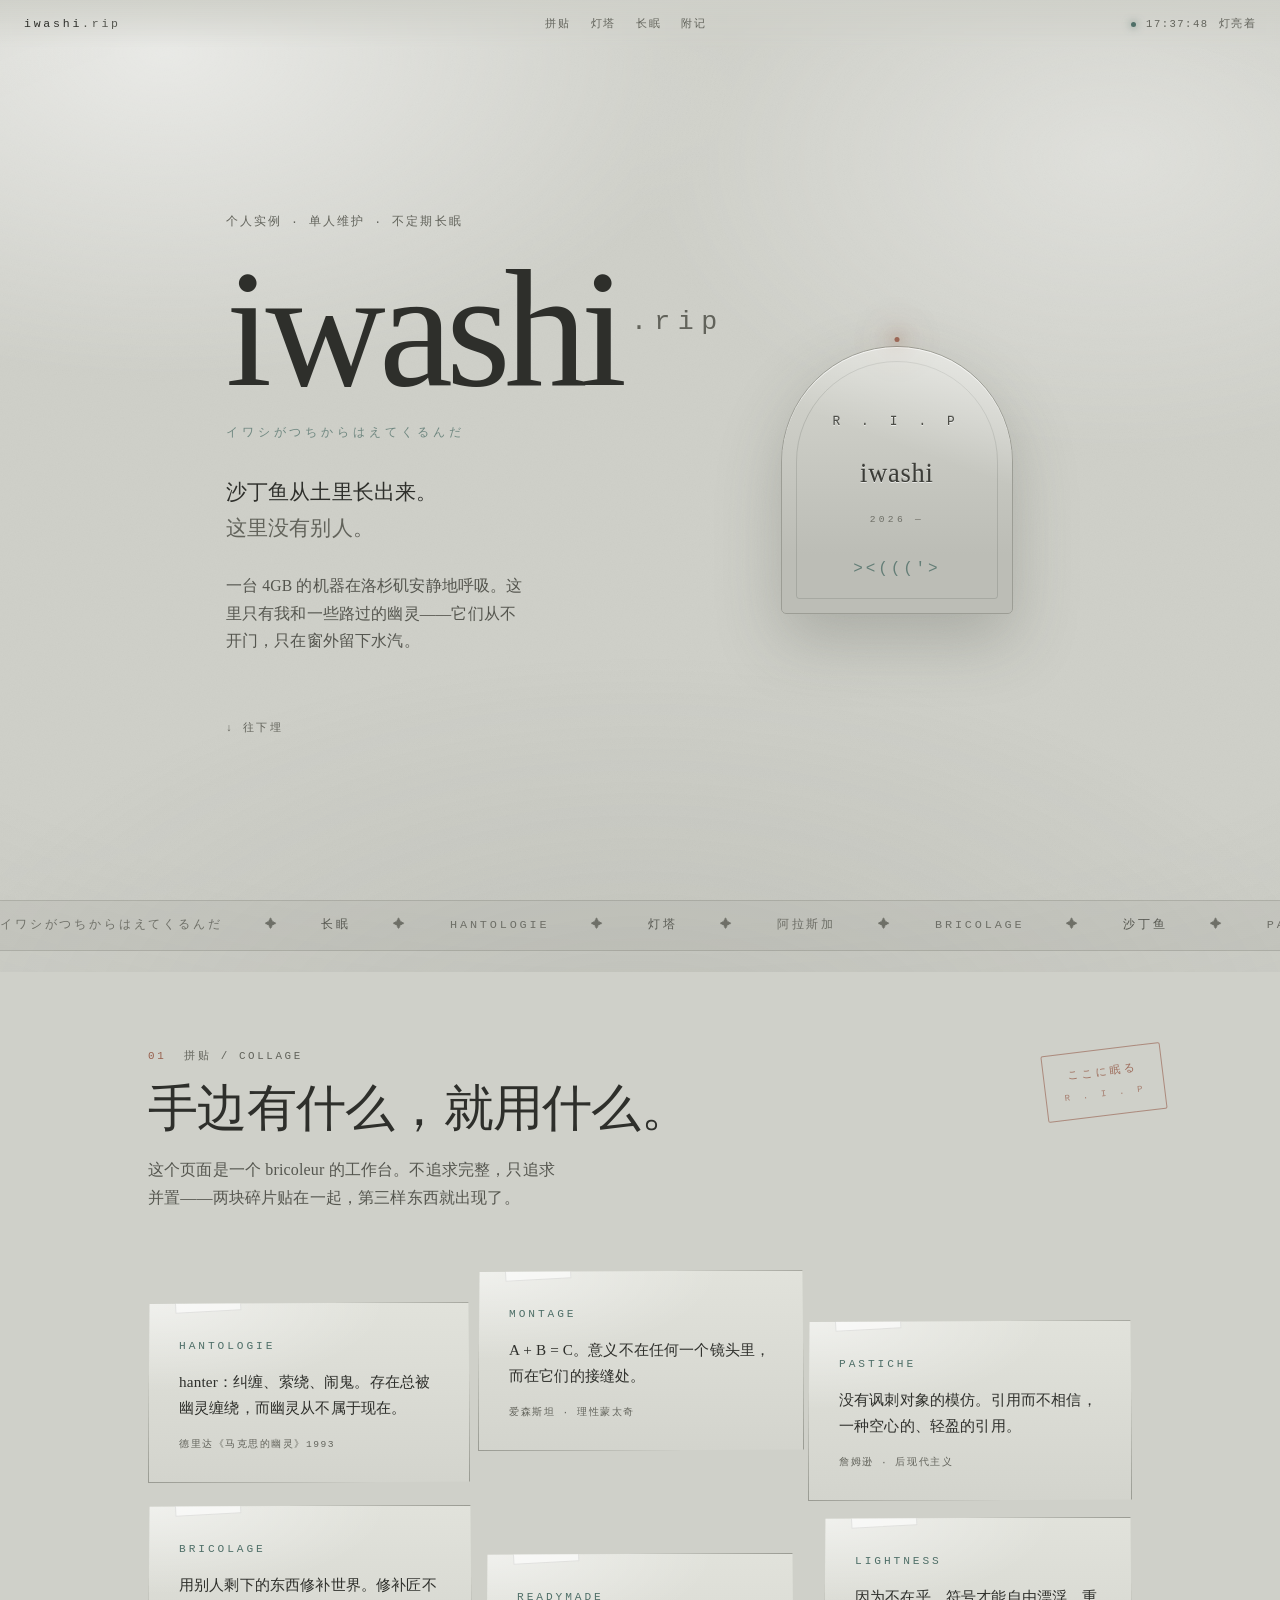
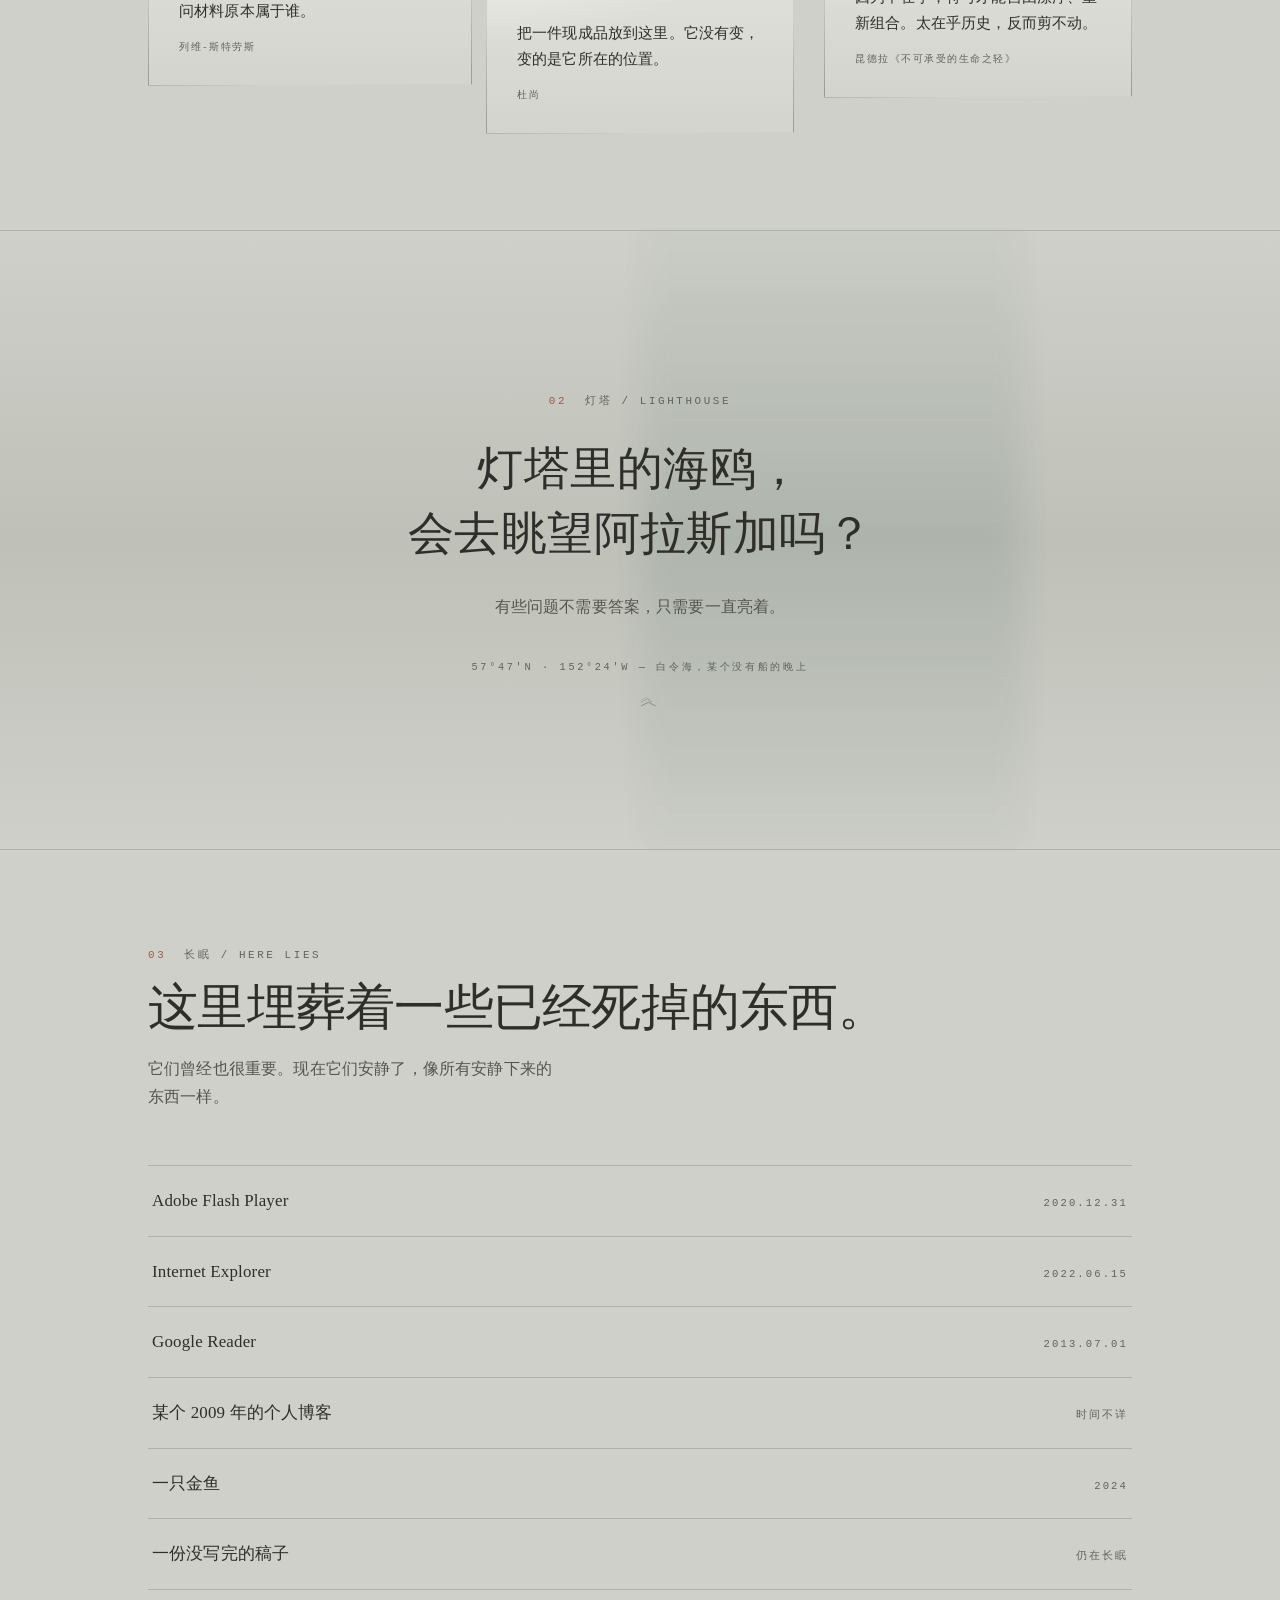
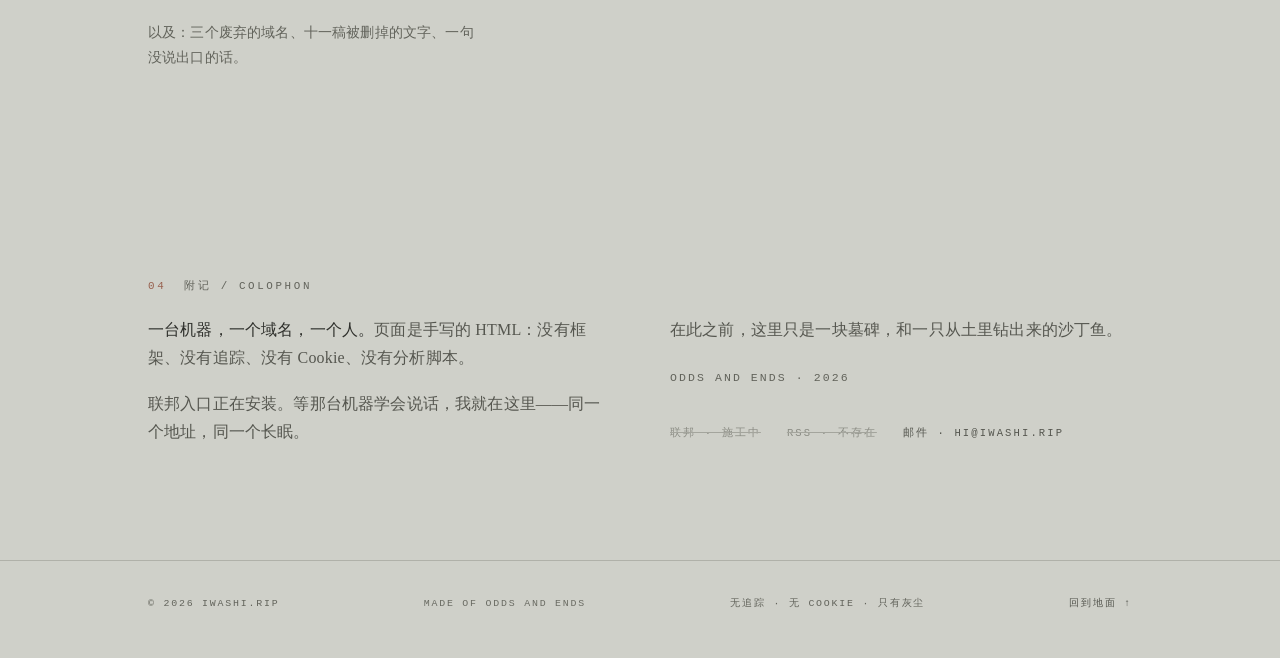
<file: deploy/apex/index.html>
<!doctype html>
<html lang="zh-CN">
<head>
<meta charset="utf-8">
<meta name="viewport" content="width=device-width, initial-scale=1">
<title>iwashi.rip — 沙丁鱼从土里长出来</title>
<meta name="description" content="一个安静的个人角落。长眠、幽灵学、拼贴，以及从土里长出来的沙丁鱼。">
<meta name="theme-color" content="#cfd0c9">
<meta property="og:title" content="iwashi.rip">
<meta property="og:description" content="沙丁鱼从土里长出来。这里没有别人。">
<link rel="icon" href="data:image/svg+xml,%3Csvg xmlns='http://www.w3.org/2000/svg' viewBox='0 0 64 64'%3E%3Crect width='64' height='64' fill='%230a0b0b'/%3E%3Cpath d='M16 56V30a16 16 0 0 1 32 0v26z' fill='none' stroke='%23d9d5cc' stroke-width='2'/%3E%3Ctext x='32' y='41' font-family='monospace' font-size='11' fill='%23d9d5cc' text-anchor='middle'%3ERIP%3C/text%3E%3C/svg%3E">
<style>
  :root{
    --bg:#cfd0c9;
    --bg-2:#c7c8c1;
    --ink:#2e2f2b;
    --ink-dim:#55564f;
    --muted:#62635b;
    --line:#9c9d95;
    --line-soft:#b0b1a9;
    --sea:#4f6f68;
    --rust:#8a4530;
    --serif:"Iowan Old Style","Palatino Linotype","Songti SC","Noto Serif CJK SC","Source Han Serif SC",Georgia,serif;
    --mono:"JetBrains Mono","Cascadia Code",ui-monospace,SFMono-Regular,Consolas,monospace;
  }
  *{box-sizing:border-box}
  html{scroll-behavior:smooth}
  body{
    margin:0;
    background:var(--bg);
    color:var(--ink);
    font-family:var(--serif);
    font-size:16px;
    line-height:1.75;
    letter-spacing:.01em;
    -webkit-font-smoothing:antialiased;
    overflow-x:hidden;
  }
  body::before{
    content:"";
    position:fixed; inset:0; z-index:0; pointer-events:none;
    background-image:url("data:image/svg+xml;utf8,<svg xmlns='http://www.w3.org/2000/svg' width='180' height='180'><filter id='n'><feTurbulence type='fractalNoise' baseFrequency='0.85' numOctaves='3' stitchTiles='stitch'/><feColorMatrix type='saturate' values='0'/></filter><rect width='180' height='180' filter='url(%23n)' opacity='0.55'/></svg>");
    opacity:.07;
    mix-blend-mode:multiply;
  }
  body::after{
    content:""; position:fixed; inset:-8%; z-index:0; pointer-events:none;
    background:
      radial-gradient(55% 45% at 18% 12%,rgba(255,255,255,.55),transparent 70%),
      radial-gradient(45% 40% at 82% 22%,rgba(255,255,255,.35),transparent 72%),
      radial-gradient(70% 55% at 50% 108%,rgba(110,112,105,.14),transparent 70%),
      radial-gradient(140% 100% at 50% 50%,transparent 45%,rgba(96,98,92,.16) 100%);
    animation:fogdrift 64s ease-in-out infinite alternate;
  }
  @keyframes fogdrift{from{transform:translate3d(-1.5%,-.8%,0) scale(1.02)}to{transform:translate3d(1.5%,1%,0) scale(1.06)}}
  a{color:var(--ink-dim); text-decoration:none; border-bottom:1px solid var(--line); transition:color .4s,border-color .4s}
  a:hover{color:var(--ink); border-color:var(--muted)}
  ::selection{background:var(--ink); color:var(--bg)}
  .wrap{max-width:1040px; margin:0 auto; padding:0 28px; position:relative; z-index:2}
  .mono{font-family:var(--mono); font-size:.72rem; letter-spacing:.18em; text-transform:uppercase; color:var(--muted)}

  /* ---------- top bar ---------- */
  .topbar{
    position:fixed; top:0; left:0; right:0; z-index:20;
    display:flex; align-items:center; justify-content:space-between;
    padding:14px 24px;
    background:linear-gradient(180deg,rgba(207,208,201,.94),rgba(207,208,201,0));
    backdrop-filter:blur(6px);
  }
  .topbar .brand{font-family:var(--mono); font-size:.72rem; letter-spacing:.24em; color:var(--ink-dim)}
  .topbar .brand b{color:var(--ink); font-weight:400}
  .navlinks{display:flex; gap:20px; font-family:var(--mono); font-size:.66rem; letter-spacing:.16em; text-transform:uppercase}
  .navlinks a{border:0; color:var(--muted)}
  .navlinks a:hover{color:var(--ink)}
  .status{display:flex; align-items:center; gap:10px; font-family:var(--mono); font-size:.66rem; letter-spacing:.14em; color:var(--muted)}
  .dot{width:5px;height:5px;border-radius:50%;background:var(--sea); box-shadow:0 0 8px var(--sea); animation:pulse 4s ease-in-out infinite}
  @keyframes pulse{0%,100%{opacity:.35}50%{opacity:1}}

  /* ---------- hero ---------- */
  .hero{min-height:100svh; display:flex; align-items:center; padding:120px 0 60px}
  .hero-grid{display:grid; grid-template-columns:1.55fr .85fr; gap:56px; align-items:center; width:100%}
  .eyebrow{color:var(--muted); margin-bottom:26px}
  h1.wordmark{
    margin:0; font-weight:400; line-height:.86;
    font-size:clamp(4.2rem,13vw,10.5rem);
    letter-spacing:-.04em;
  }
  h1.wordmark .tld{font-family:var(--mono); font-size:.16em; letter-spacing:.28em; color:var(--muted); margin-left:.4em; vertical-align:super}
  .jp{margin:22px 0 0; font-family:var(--mono); font-size:.72rem; letter-spacing:.34em; color:var(--sea); opacity:.75}
  .lede{margin:30px 0 0; font-size:clamp(1.05rem,2.2vw,1.3rem); color:var(--ink); max-width:30ch}
  .lede .dim{color:var(--muted)}
  .sub{margin:26px 0 0; color:var(--ink-dim); max-width:38ch; font-size:.98rem}
  .scroll-cue{margin-top:64px; font-family:var(--mono); font-size:.66rem; letter-spacing:.22em; color:var(--muted)}
  .scroll-cue span{display:inline-block; animation:drift 3.6s ease-in-out infinite}
  @keyframes drift{0%,100%{transform:translateY(0)}50%{transform:translateY(6px)}}

  /* ---------- tombstone ---------- */
  .tombwrap{display:flex; justify-content:center}
  .tomb{
    position:relative; width:100%; max-width:280px;
    padding:64px 26px 30px;
    background:linear-gradient(180deg,#d5d6cf,#bcbdb6 78%);
    border:1px solid var(--line);
    border-radius:140px 140px 6px 6px;
    box-shadow:0 26px 64px rgba(70,72,66,.26), inset 0 1px 0 rgba(255,255,255,.65);
    text-align:center;
    transform:translateY(0);
  }
  .tomb::after{content:""; position:absolute; inset:0; border-radius:inherit; background:linear-gradient(200deg,rgba(255,255,255,.5),transparent 40%); pointer-events:none}
  .tomb pre{margin:0; font-family:var(--mono); font-size:.68rem; line-height:1.9; color:var(--ink-dim); letter-spacing:.08em; text-shadow:0 1px 0 rgba(0,0,0,.9),0 -1px 0 rgba(255,255,255,.04)}
  .tomb .fish{color:var(--sea); opacity:.7; letter-spacing:.3em; font-size:.9rem; margin-top:14px; display:block}
  .candle{position:absolute; left:50%; top:-10px; width:5px; height:5px; border-radius:50%; transform:translateX(-50%); background:var(--rust); box-shadow:0 0 16px 5px rgba(138,69,48,.3),0 0 44px 16px rgba(138,69,48,.1); opacity:.75; animation:flicker 3.4s ease-in-out infinite}
  @keyframes flicker{0%,100%{opacity:.45; box-shadow:0 0 12px 3px rgba(138,69,48,.24),0 0 34px 10px rgba(138,69,48,.07)}50%{opacity:.9; box-shadow:0 0 22px 8px rgba(138,69,48,.4),0 0 60px 22px rgba(138,69,48,.13)}}

  .tomb::before{content:""; position:absolute; inset:14px; border:1px solid rgba(60,62,58,.16); border-radius:130px 130px 4px 4px; pointer-events:none}
  .engrave{display:flex; flex-direction:column; align-items:center; gap:16px; position:relative; z-index:1}
  .engrave .rip{font-family:var(--mono); font-size:.8rem; letter-spacing:.52em; color:#4b4c46; text-shadow:0 1px 0 rgba(255,255,255,.6), 0 -1px 0 rgba(0,0,0,.15)}
  .engrave .name2{font-family:var(--serif); font-size:1.65rem; letter-spacing:.03em; color:#3b3c37; text-shadow:0 1px 0 rgba(255,255,255,.6), 0 -1px 0 rgba(0,0,0,.15)}
  .engrave .dates{font-family:var(--mono); font-size:.6rem; letter-spacing:.34em; color:#6e6f67}
  .engrave .fish{margin-top:10px; font-family:var(--mono); font-size:1rem; letter-spacing:.18em; color:var(--sea); opacity:.8}

  /* ---------- marquee ---------- */
  .marquee{border-top:1px solid var(--line-soft); border-bottom:1px solid var(--line-soft); overflow:hidden; padding:14px 0; background:var(--bg-2)}
  .marquee-track{display:flex; gap:42px; width:max-content; animation:marquee 42s linear infinite; font-family:var(--mono); font-size:.74rem; letter-spacing:.24em; color:#6f7068; text-transform:uppercase; white-space:nowrap}
  .marquee-track em{font-style:normal; color:var(--ink-dim)}
  @keyframes marquee{from{transform:translateX(0)}to{transform:translateX(-50%)}}

  /* ---------- sections ---------- */
  section{padding:96px 0; position:relative}
  .sec-head{display:flex; align-items:baseline; gap:18px; margin-bottom:14px}
  .sec-head .num{font-family:var(--mono); font-size:.68rem; letter-spacing:.24em; color:var(--rust); opacity:.8}
  .sec-head .name{font-family:var(--mono); font-size:.68rem; letter-spacing:.24em; color:var(--muted); text-transform:uppercase}
  .sec-intro{max-width:52ch; color:var(--ink-dim)}
  h2{font-weight:400; font-size:clamp(1.9rem,4.6vw,3.1rem); line-height:1.18; letter-spacing:-.015em; margin:0 0 18px}

  /* ---------- collage ---------- */
  .collage{display:grid; grid-template-columns:repeat(3,1fr); gap:30px; margin-top:64px; align-items:start}
  .scrap{
    position:relative; padding:34px 30px 28px;
    background:
      radial-gradient(120% 80% at 0% 0%,rgba(255,255,255,.5),transparent 62%),
      linear-gradient(180deg,#e1e2db,#d3d4cd);
    border:1px solid #9a9b93;
    box-shadow:0 16px 36px rgba(70,72,66,.26);
    transform:rotate(var(--r,-1deg));
    clip-path:polygon(.5% 1%,99.5% 0,100% 99.2%,0 100%);
    transition:transform .6s cubic-bezier(.2,.7,.2,1), border-color .6s, background .6s, clip-path .6s;
    z-index:1;
  }
  .scrap:nth-child(1){--r:-1.4deg; margin-top:26px; margin-right:-14px}
  .scrap:nth-child(2){--r:.8deg; margin-top:-6px; margin-left:-8px; margin-right:-10px; z-index:2}
  .scrap:nth-child(3){--r:-.7deg; margin-top:44px; margin-left:-16px}
  .scrap:nth-child(4){--r:1.2deg; margin-top:-26px; margin-right:-16px; z-index:2}
  .scrap:nth-child(5){--r:-1deg; margin-top:22px}
  .scrap:nth-child(6){--r:.6deg; margin-top:-14px}
  .scrap::before{
    content:""; position:absolute; top:-9px; left:26px; width:64px; height:16px;
    background:rgba(255,255,255,.6); border:1px solid rgba(120,122,115,.18);
    transform:rotate(-3deg);
  }
  .scrap:hover{transform:rotate(0) translateY(-8px); border-color:#8f9088; z-index:3; clip-path:polygon(0 0,100% 0,100% 100%,0 100%)}
  .stamp{
    position:absolute; right:-4px; top:2px; padding:12px 18px;
    font-family:var(--mono); font-size:.68rem; letter-spacing:.3em; line-height:1.9;
    color:rgba(138,69,48,.72); border:1px solid rgba(138,69,48,.5); border-radius:2px;
    transform:rotate(-7deg); text-align:center; pointer-events:none;
  }
  .stamp span{font-size:.56rem; letter-spacing:.42em; opacity:.8}
  @media (max-width:860px){ .stamp{display:none} }

  .scrap h3{margin:0 0 12px; font-family:var(--mono); font-size:.7rem; letter-spacing:.26em; color:var(--sea); text-transform:uppercase; font-weight:400}
  .scrap p{margin:0; font-size:.95rem; color:var(--ink); line-height:1.72}
  .scrap .src{display:block; margin-top:16px; font-family:var(--mono); font-size:.6rem; letter-spacing:.16em; color:var(--muted); text-transform:uppercase}

  /* ---------- lighthouse ---------- */
  .lighthouse{padding:150px 0 150px; min-height:620px; display:flex; align-items:center; overflow:hidden; text-align:center; border-top:1px solid var(--line-soft); border-bottom:1px solid var(--line-soft); background:linear-gradient(180deg,var(--bg),#bfc0b8 50%,var(--bg))}
  .beam{
    position:absolute; left:50%; bottom:-10%; width:30%; height:135%;
    transform-origin:50% 100%;
    background:linear-gradient(180deg,rgba(79,111,104,0) 0%,rgba(79,111,104,.05) 22%,rgba(79,111,104,.16) 55%,rgba(79,111,104,.05) 88%,rgba(79,111,104,0) 100%);
    filter:blur(16px); pointer-events:none; opacity:.9;
    animation:sway 16s ease-in-out infinite;
  }
  @keyframes sway{0%,100%{transform:translateX(-50%) rotate(-15deg)}50%{transform:translateX(-50%) rotate(15deg)}}
  .lh-inner{position:relative; z-index:1}
  .lh-q{font-size:clamp(1.7rem,4.2vw,2.9rem); line-height:1.4; margin:26px auto 0; max-width:22ch; font-weight:400; letter-spacing:.01em}
  .lh-sub{color:var(--ink-dim); margin-top:26px}
  .coords{margin-top:38px; color:var(--muted); font-family:var(--mono); font-size:.64rem; letter-spacing:.26em; text-transform:uppercase}
  .gull{position:absolute; color:rgba(58,60,55,.4); font-size:1.1rem; font-family:var(--mono); animation:fly 38s linear infinite}
  .gull.g2{animation-duration:52s; animation-delay:-14s; color:rgba(58,60,55,.28); font-size:.9rem}
  .gull.g3{animation-duration:64s; animation-delay:-30s; color:rgba(58,60,55,.2); font-size:.8rem}
  @keyframes fly{0%{transform:translate(-12vw,0); opacity:0}12%{opacity:1}88%{opacity:1}100%{transform:translate(112vw,-40px); opacity:0}}

  /* ---------- here lies ---------- */
  .lies{margin-top:54px; border-top:1px solid var(--line-soft)}
  .lie{
    display:grid; grid-template-columns:1fr auto; align-items:baseline; gap:20px;
    padding:20px 4px; border-bottom:1px solid var(--line-soft);
    position:relative; cursor:default;
  }
  .lie .what{font-size:1.06rem; color:var(--ink); transition:color .5s,letter-spacing .5s}
  .lie .when{font-family:var(--mono); font-size:.66rem; letter-spacing:.2em; color:var(--muted)}
  .lie::after{
    content:"R . I . P"; position:absolute; right:0; top:50%; translate:0 -50%;
    font-family:var(--mono); font-size:.62rem; letter-spacing:.3em; color:var(--rust);
    opacity:0; transform:rotate(-6deg) scale(.9); transition:opacity .45s,transform .45s;
    border:1px solid rgba(138,69,48,.5); padding:4px 8px; border-radius:2px;
  }
  .lie:hover .what{color:var(--ink-dim)}
  .lie:hover::after{opacity:1; transform:rotate(-6deg) scale(1)}
  .lies-note{margin-top:30px; color:var(--muted); font-size:.9rem; max-width:46ch}

  /* ---------- about ---------- */
  .about-grid{display:grid; grid-template-columns:1fr 1fr; gap:60px; margin-top:20px}
  .about-grid p{margin:0 0 18px; color:var(--ink-dim)}
  .about-grid p strong{color:var(--ink); font-weight:400}
  .links{list-style:none; padding:0; margin:34px 0 0; display:flex; flex-wrap:wrap; gap:10px 26px}
  .links li{font-family:var(--mono); font-size:.66rem; letter-spacing:.2em; text-transform:uppercase; color:var(--muted)}
  .links li a{border:0}
  .links li.soon{color:#8a8b83; cursor:not-allowed; text-decoration:line-through; text-decoration-color:#a4a59d}

  /* ---------- footer ---------- */
  footer{border-top:1px solid var(--line-soft); padding:34px 0 46px; background:var(--bg)}
  .foot{display:flex; flex-wrap:wrap; gap:14px 30px; align-items:baseline; justify-content:space-between; font-family:var(--mono); font-size:.62rem; letter-spacing:.18em; text-transform:uppercase; color:var(--muted)}
  .foot .mid{color:#6a6b63}
  .ghost{
    position:fixed; left:0; top:0; z-index:30; pointer-events:none;
    font-family:var(--mono); font-size:.7rem; letter-spacing:.3em;
    color:#4a4b45; mix-blend-mode:multiply; opacity:0; white-space:nowrap;
    will-change:transform;
  }

  .progress{position:fixed; top:0; left:0; height:1px; width:0; z-index:40; background:linear-gradient(90deg,rgba(138,69,48,.1),var(--rust)); box-shadow:0 0 12px rgba(138,69,48,.5); transition:width .15s linear}
  .reveal{opacity:0; transform:translateY(16px); transition:opacity 1s ease, transform 1s cubic-bezier(.2,.7,.2,1)}
  .reveal.in{opacity:1; transform:none}

  @media (max-width:860px){
    .hero-grid{grid-template-columns:1fr; gap:44px}
    .tombwrap{justify-content:flex-start}
    .collage{grid-template-columns:1fr 1fr}
    .scrap:nth-child(n){margin-top:0}
    .about-grid{grid-template-columns:1fr; gap:24px}
    .navlinks{display:none}
    section{padding:80px 0}
    .lie::after{display:none}
  }
  @media (max-width:560px){
    .collage{grid-template-columns:1fr}
    .wrap{padding:0 20px}
    .ghost{display:none}
  }
  @media (prefers-reduced-motion:reduce){
    html{scroll-behavior:auto}
    *,*::before,*::after{animation-duration:.001ms!important; animation-iteration-count:1!important; transition-duration:.001ms!important}
    .beam{opacity:.25}
  }
  </style>
  <noscript><style>.reveal{opacity:1!important; transform:none!important}</style></noscript>
</head>
<body>

<div class="progress" id="progress" aria-hidden="true"></div>
<div class="ghost" id="ghost" aria-hidden="true">hantologie</div>

<header class="topbar">
  <div class="brand"><b>iwashi</b>.rip</div>
  <nav class="navlinks" aria-label="页面导航">
    <a href="#collage">拼贴</a>
    <a href="#lighthouse">灯塔</a>
    <a href="#lies">长眠</a>
    <a href="#about">附记</a>
  </nav>
  <div class="status"><span class="dot" aria-hidden="true"></span><span id="clock">--:--:--</span><span id="state">灯亮着</span></div>
</header>

<main>
  <section class="hero" id="top">
    <div class="wrap">
      <div class="hero-grid">
        <div>
          <div class="mono eyebrow">个人实例 · 单人维护 · 不定期长眠</div>
          <h1 class="wordmark">iwashi<span class="tld">.rip</span></h1>
          <p class="jp">イワシがつちからはえてくるんだ</p>
          <p class="lede">沙丁鱼从土里长出来。<br><span class="dim">这里没有别人。</span></p>
          <p class="sub">一台 4GB 的机器在洛杉矶安静地呼吸。这里只有我和一些路过的幽灵——它们从不开门，只在窗外留下水汽。</p>
          <p class="scroll-cue"><span>↓</span> 往下埋</p>
        </div>
        <div class="tombwrap">
          <div class="tomb">
            <span class="candle" aria-hidden="true"></span>
<div class="engrave">
              <span class="rip">R . I . P</span>
              <span class="name2">iwashi</span>
              <span class="dates">2026 —</span>
              <span class="fish">&gt;&lt;((('&gt;</span>
            </div>
          </div>
        </div>
      </div>
    </div>
  </section>

  <div class="marquee" aria-hidden="true">
    <div class="marquee-track">
      <span>イワシがつちからはえてくるんだ</span><span>✦</span><span><em>长眠</em></span><span>✦</span><span>hantologie</span><span>✦</span><span><em>灯塔</em></span><span>✦</span><span>阿拉斯加</span><span>✦</span><span>bricolage</span><span>✦</span><span><em>沙丁鱼</em></span><span>✦</span><span>pastiche</span><span>✦</span>
      <span>イワシがつちからはえてくるんだ</span><span>✦</span><span><em>长眠</em></span><span>✦</span><span>hantologie</span><span>✦</span><span><em>灯塔</em></span><span>✦</span><span>阿拉斯加</span><span>✦</span><span>bricolage</span><span>✦</span><span><em>沙丁鱼</em></span><span>✦</span><span>pastiche</span><span>✦</span>
    </div>
  </div>

  <section id="collage">
    <div class="wrap">
      <div class="sec-head reveal"><span class="num">01</span><span class="name">拼贴 / collage</span></div>
      <h2 class="reveal">手边有什么，就用什么。</h2>
      <p class="sec-intro reveal">这个页面是一个 bricoleur 的工作台。不追求完整，只追求并置——两块碎片贴在一起，第三样东西就出现了。</p>

      <div class="stamp" aria-hidden="true">ここに眠る<br><span>R . I . P</span></div>
      <div class="collage">
        <div class="scrap reveal">
          <h3>hantologie</h3>
          <p>hanter：纠缠、萦绕、闹鬼。存在总被幽灵缠绕，而幽灵从不属于现在。</p>
          <span class="src">德里达《马克思的幽灵》1993</span>
        </div>
        <div class="scrap reveal">
          <h3>montage</h3>
          <p>A + B = C。意义不在任何一个镜头里，而在它们的接缝处。</p>
          <span class="src">爱森斯坦 · 理性蒙太奇</span>
        </div>
        <div class="scrap reveal">
          <h3>pastiche</h3>
          <p>没有讽刺对象的模仿。引用而不相信，一种空心的、轻盈的引用。</p>
          <span class="src">詹姆逊 · 后现代主义</span>
        </div>
        <div class="scrap reveal">
          <h3>bricolage</h3>
          <p>用别人剩下的东西修补世界。修补匠不问材料原本属于谁。</p>
          <span class="src">列维-斯特劳斯</span>
        </div>
        <div class="scrap reveal">
          <h3>readymade</h3>
          <p>把一件现成品放到这里。它没有变，变的是它所在的位置。</p>
          <span class="src">杜尚</span>
        </div>
        <div class="scrap reveal">
          <h3>lightness</h3>
          <p>因为不在乎，符号才能自由漂浮、重新组合。太在乎历史，反而剪不动。</p>
          <span class="src">昆德拉《不可承受的生命之轻》</span>
        </div>
      </div>
    </div>
  </section>

  <section class="lighthouse" id="lighthouse">
    <div class="beam" aria-hidden="true"></div>
    <div class="wrap lh-inner">
      <div class="sec-head reveal" style="justify-content:center"><span class="num">02</span><span class="name">灯塔 / lighthouse</span></div>
      <p class="lh-q reveal">灯塔里的海鸥，<br>会去眺望阿拉斯加吗？</p>
      <p class="lh-sub reveal">有些问题不需要答案，只需要一直亮着。</p>
      <p class="coords reveal">57°47′N · 152°24′W — 白令海，某个没有船的晚上</p>
      <span class="gull g1" aria-hidden="true">︿</span>
      <span class="gull g2" aria-hidden="true">︿</span>
      <span class="gull g3" aria-hidden="true">︿</span>
    </div>
  </section>

  <section id="lies">
    <div class="wrap">
      <div class="sec-head reveal"><span class="num">03</span><span class="name">长眠 / here lies</span></div>
      <h2 class="reveal">这里埋葬着一些已经死掉的东西。</h2>
      <p class="sec-intro reveal">它们曾经也很重要。现在它们安静了，像所有安静下来的东西一样。</p>

      <div class="lies reveal">
        <div class="lie"><span class="what">Adobe Flash Player</span><span class="when">2020.12.31</span></div>
        <div class="lie"><span class="what">Internet Explorer</span><span class="when">2022.06.15</span></div>
        <div class="lie"><span class="what">Google Reader</span><span class="when">2013.07.01</span></div>
        <div class="lie"><span class="what">某个 2009 年的个人博客</span><span class="when">时间不详</span></div>
        <div class="lie"><span class="what">一只金鱼</span><span class="when">2024</span></div>
        <div class="lie"><span class="what">一份没写完的稿子</span><span class="when">仍在长眠</span></div>
      </div>
      <p class="lies-note reveal">以及：三个废弃的域名、十一稿被删掉的文字、一句没说出口的话。</p>
    </div>
  </section>

  <section id="about">
    <div class="wrap">
      <div class="sec-head reveal"><span class="num">04</span><span class="name">附记 / colophon</span></div>
      <div class="about-grid">
        <div>
          <p class="reveal"><strong>一台机器，一个域名，一个人。</strong>页面是手写的 HTML：没有框架、没有追踪、没有 Cookie、没有分析脚本。</p>
          <p class="reveal">联邦入口正在安装。等那台机器学会说话，我就在这里——同一个地址，同一个长眠。</p>
        </div>
        <div>
          <p class="reveal">在此之前，这里只是一块墓碑，和一只从土里钻出来的沙丁鱼。</p>
          <p class="reveal"><span class="mono">odds and ends · 2026</span></p>
          <ul class="links reveal">
            <li class="soon" title="施工中">联邦 · 施工中</li>
            <li class="soon" title="不存在">RSS · 不存在</li>
            <li><a href="mailto:hi@iwashi.rip">邮件 · hi@iwashi.rip</a></li>
          </ul>
        </div>
      </div>
    </div>
  </section>
</main>

<footer>
  <div class="wrap foot">
    <span>© 2026 iwashi.rip</span>
    <span class="mid">made of odds and ends</span>
    <span>无追踪 · 无 Cookie · 只有灰尘</span>
    <a href="#top" style="border:0">回到地面 ↑</a>
  </div>
</footer>

<script>
(function(){
  "use strict";
  var reduce = window.matchMedia("(prefers-reduced-motion: reduce)").matches;

  /* clock + sleep state */
  var clockEl = document.getElementById("clock");
  var stateEl = document.getElementById("state");
  function tick(){
    var d = new Date();
    var hh = String(d.getHours()).padStart(2,"0");
    var mm = String(d.getMinutes()).padStart(2,"0");
    var ss = String(d.getSeconds()).padStart(2,"0");
    clockEl.textContent = hh + ":" + mm + ":" + ss;
    var h = d.getHours();
    stateEl.textContent = (h >= 23 || h < 6) ? "长眠中" : "灯亮着";
  }
  tick();
  setInterval(tick, 1000);

  /* reveal on scroll */
  var items = document.querySelectorAll(".reveal");
  if ("IntersectionObserver" in window && !reduce){
    var io = new IntersectionObserver(function(entries){
      entries.forEach(function(e){
        if (e.isIntersecting){ e.target.classList.add("in"); io.unobserve(e.target); }
      });
    }, {rootMargin:"0px 0px -8% 0px", threshold:0.08});
    items.forEach(function(el){ io.observe(el); });
  } else {
    items.forEach(function(el){ el.classList.add("in"); });
  }

  /* scroll progress */
  var progress = document.getElementById("progress");
  if (progress){
    var onScroll = function(){
      var h = document.documentElement;
      var max = h.scrollHeight - h.clientHeight;
      var pct = max > 0 ? (h.scrollTop || document.body.scrollTop) / max : 0;
      progress.style.width = (pct * 100).toFixed(2) + "%";
    };
    window.addEventListener("scroll", onScroll, {passive:true});
    onScroll();
  }

  /* tombstone parallax */
  var tomb = document.querySelector(".tomb");
  if (tomb && !reduce && window.matchMedia("(pointer:fine)").matches){
    var hero = document.querySelector(".hero");
    if (hero){
      hero.addEventListener("mousemove", function(ev){
        var r = hero.getBoundingClientRect();
        var dx = (ev.clientX - r.left - r.width/2) / r.width;
        var dy = (ev.clientY - r.top - r.height/2) / r.height;
        tomb.style.transform = "translate3d(" + (dx * -14).toFixed(1) + "px," + (dy * -10).toFixed(1) + "px,0)";
      });
      hero.addEventListener("mouseleave", function(){ tomb.style.transform = "translate3d(0,0,0)"; });
      tomb.style.transition = "transform .5s cubic-bezier(.2,.7,.2,1)";
    }
  }

  /* ghost word follows cursor (hauntology) */
  var ghost = document.getElementById("ghost");
  if (ghost && !reduce && window.matchMedia("(pointer:fine)").matches){
    var gx = window.innerWidth/2, gy = window.innerHeight/2, tx = gx, ty = gy, shown = false;
    window.addEventListener("mousemove", function(ev){
      tx = ev.clientX + 18; ty = ev.clientY + 14;
      if (!shown){ shown = true; ghost.style.opacity = "0.34"; }
    });
    (function loop(){
      gx += (tx - gx) * 0.06;
      gy += (ty - gy) * 0.06;
      ghost.style.transform = "translate3d(" + gx.toFixed(1) + "px," + gy.toFixed(1) + "px,0)";
      requestAnimationFrame(loop);
    })();
  } else if (ghost){
    ghost.style.display = "none";
  }
})();
</script>
</body>
</html>
</file>
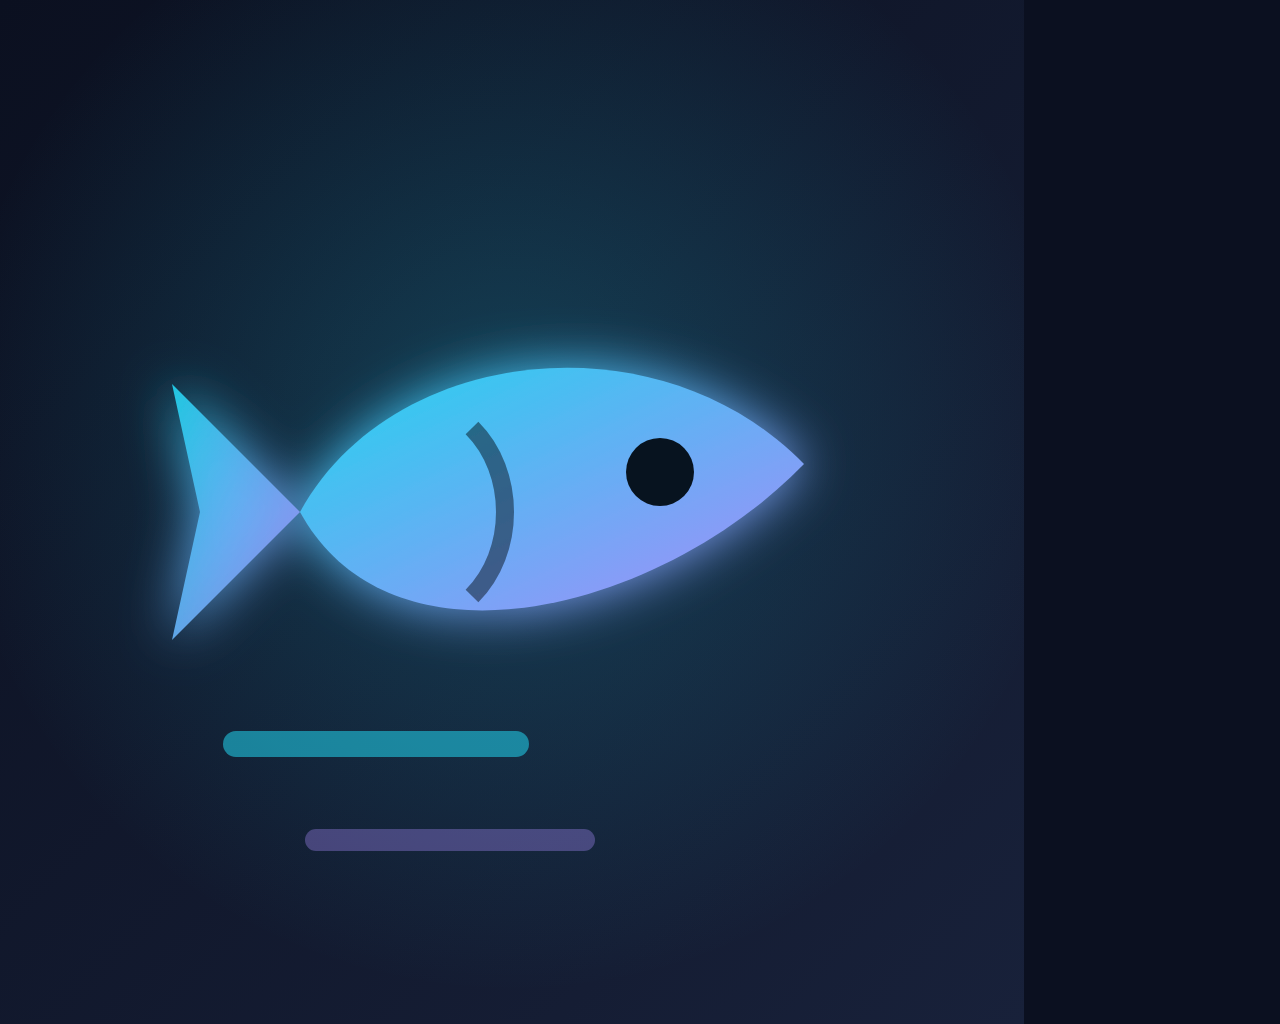
<file: deploy/theme/icon.html>
<!doctype html><html><head><meta charset="utf-8"><style>
html,body{margin:0;padding:0;width:1024px;height:1024px;overflow:hidden;background:#0b1020}
svg{display:block;width:1024px;height:1024px}
</style></head><body>
<svg viewBox="0 0 512 512" xmlns="http://www.w3.org/2000/svg">
 <defs>
  <linearGradient id="g" x1="0" y1="0" x2="1" y2="1"><stop offset="0" stop-color="#22d3ee"/><stop offset="1" stop-color="#a78bfa"/></linearGradient>
  <linearGradient id="bg" x1="0" y1="0" x2="1" y2="1"><stop offset="0" stop-color="#0b1020"/><stop offset="1" stop-color="#18213a"/></linearGradient>
  <radialGradient id="halo" cx="0.5" cy="0.42" r="0.55"><stop offset="0" stop-color="#22d3ee" stop-opacity=".22"/><stop offset="1" stop-color="#22d3ee" stop-opacity="0"/></radialGradient>
  <filter id="glow" x="-60%" y="-60%" width="220%" height="220%"><feGaussianBlur stdDeviation="13" result="b"/><feMerge><feMergeNode in="b"/><feMergeNode in="SourceGraphic"/></feMerge></filter>
 </defs>
 <rect width="512" height="512" fill="url(#bg)"/>
 <rect width="512" height="512" fill="url(#halo)"/>
 <g filter="url(#glow)">
  <path d="M150 256 C196 172 330 158 402 232 C330 306 196 340 150 256 Z" fill="url(#g)"/>
  <path d="M150 256 L86 192 L100 256 L86 320 Z" fill="url(#g)" opacity=".92"/>
  <path d="M236 214 C258 236 258 276 236 298" fill="none" stroke="#07131f" stroke-width="9" opacity=".5"/>
 </g>
 <circle cx="330" cy="236" r="17" fill="#07131f"/>
 <path d="M118 372 H258" stroke="#22d3ee" stroke-width="13" stroke-linecap="round" opacity=".55"/>
 <path d="M158 420 H292" stroke="#a78bfa" stroke-width="11" stroke-linecap="round" opacity=".35"/>
</svg>
</body></html>
</file>
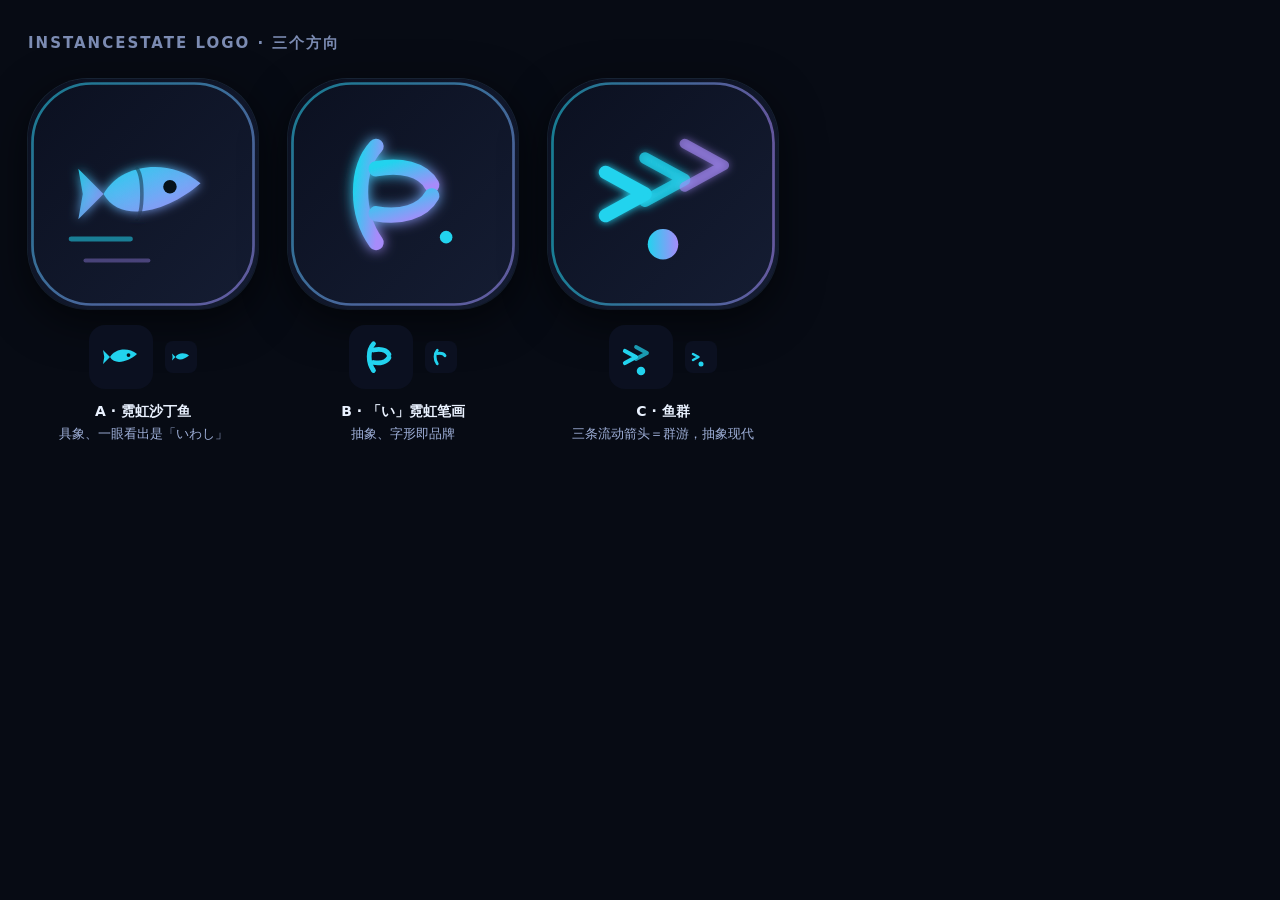
<file: deploy/theme/logo-variants.html>
<!doctype html><html><head><meta charset="utf-8"><style>
body{margin:0;padding:34px 28px;background:#070b14;font-family:-apple-system,'Segoe UI',system-ui,sans-serif;color:#c8d3f5}
h1{font-size:15px;letter-spacing:2px;text-transform:uppercase;color:#7c8cb3;margin:0 0 26px}
.row{display:flex;gap:30px;align-items:flex-start}
.item{text-align:center}
.tile{width:230px;height:230px;border-radius:26%;overflow:hidden;box-shadow:0 12px 44px rgba(0,0,0,.6), 0 0 0 1px rgba(120,180,255,.18)}
.small{margin-top:16px;display:flex;gap:12px;align-items:center;justify-content:center}
.s32{width:32px;height:32px;border-radius:8px;overflow:hidden}
.s64{width:64px;height:64px;border-radius:16px;overflow:hidden}
.cap{margin-top:14px;font-size:13px;color:#9fb0d9}
.cap b{display:block;color:#eaf2ff;font-size:14px;margin-bottom:4px}
svg{display:block;width:100%;height:100%}
</style></head><body>
<h1>InstanceState Logo · 三个方向</h1>
<div class="row">

<div class="item">
 <div class="tile">
 <svg viewBox="0 0 512 512" xmlns="http://www.w3.org/2000/svg">
  <defs>
   <linearGradient id="g1" x1="0" y1="0" x2="1" y2="1"><stop offset="0" stop-color="#22d3ee"/><stop offset="1" stop-color="#a78bfa"/></linearGradient>
   <linearGradient id="bg1" x1="0" y1="0" x2="1" y2="1"><stop offset="0" stop-color="#0b1020"/><stop offset="1" stop-color="#151d33"/></linearGradient>
   <filter id="gl1" x="-60%" y="-60%" width="220%" height="220%"><feGaussianBlur stdDeviation="12" result="b"/><feMerge><feMergeNode in="b"/><feMergeNode in="SourceGraphic"/></feMerge></filter>
  </defs>
  <rect width="512" height="512" fill="url(#bg1)"/>
  <rect x="10" y="10" width="492" height="492" rx="132" fill="none" stroke="url(#g1)" stroke-width="6" opacity=".55"/>
  <g filter="url(#gl1)">
   <path d="M168 256 C208 186 316 176 384 232 C316 292 208 326 168 256 Z" fill="url(#g1)" opacity=".97"/>
   <path d="M168 256 L112 200 L122 256 L112 312 Z" fill="url(#g1)" opacity=".9"/>
   <path d="M240 196 C258 214 258 298 240 316" fill="none" stroke="#06121a" stroke-width="8" opacity=".45"/>
  </g>
  <circle cx="316" cy="240" r="15" fill="#06121a"/>
  <path d="M96 356 H228" stroke="#22d3ee" stroke-width="11" stroke-linecap="round" opacity=".55"/>
  <path d="M128 404 H268" stroke="#a78bfa" stroke-width="9" stroke-linecap="round" opacity=".38"/>
 </svg>
 </div>
 <div class="small"><div class="s64"><svg viewBox="0 0 512 512"><rect width="512" height="512" fill="#0b1020"/><path d="M168 256 C208 186 316 176 384 232 C316 292 208 326 168 256 Z" fill="#22d3ee"/><path d="M168 256 L112 200 L122 256 L112 312 Z" fill="#22d3ee"/><circle cx="316" cy="240" r="15" fill="#06121a"/></svg></div>
 <div class="s32"><svg viewBox="0 0 512 512"><rect width="512" height="512" fill="#0b1020"/><path d="M168 256 C208 186 316 176 384 232 C316 292 208 326 168 256 Z" fill="#22d3ee"/><path d="M168 256 L112 200 L122 256 L112 312 Z" fill="#22d3ee"/></svg></div></div>
 <div class="cap"><b>A · 霓虹沙丁鱼</b>具象、一眼看出是「いわし」</div>
</div>

<div class="item">
 <div class="tile">
 <svg viewBox="0 0 512 512" xmlns="http://www.w3.org/2000/svg">
  <defs>
   <linearGradient id="g2" x1="0" y1="0" x2="1" y2="1"><stop offset="0" stop-color="#22d3ee"/><stop offset="1" stop-color="#a78bfa"/></linearGradient>
   <linearGradient id="bg2" x1="0" y1="0" x2="1" y2="1"><stop offset="0" stop-color="#0b1020"/><stop offset="1" stop-color="#151d33"/></linearGradient>
   <filter id="gl2" x="-60%" y="-60%" width="220%" height="220%"><feGaussianBlur stdDeviation="14" result="b"/><feMerge><feMergeNode in="b"/><feMergeNode in="SourceGraphic"/></feMerge></filter>
  </defs>
  <rect width="512" height="512" fill="url(#bg2)"/>
  <rect x="10" y="10" width="492" height="492" rx="132" fill="none" stroke="url(#g2)" stroke-width="6" opacity=".55"/>
  <g filter="url(#gl2)" fill="none" stroke="url(#g2)" stroke-width="34" stroke-linecap="round">
   <path d="M196 150 C150 200 150 300 196 364"/>
   <path d="M196 200 C250 190 300 200 320 236"/>
   <path d="M196 300 C250 310 300 296 320 260"/>
  </g>
  <circle cx="352" cy="352" r="14" fill="#22d3ee"/>
 </svg>
 </div>
 <div class="small"><div class="s64"><svg viewBox="0 0 512 512"><rect width="512" height="512" fill="#0b1020"/><g fill="none" stroke="#22d3ee" stroke-width="38" stroke-linecap="round"><path d="M196 150 C150 200 150 300 196 364"/><path d="M196 200 C250 190 300 200 320 236"/><path d="M196 300 C250 310 300 296 320 260"/></g></svg></div>
 <div class="s32"><svg viewBox="0 0 512 512"><rect width="512" height="512" fill="#0b1020"/><g fill="none" stroke="#22d3ee" stroke-width="46" stroke-linecap="round"><path d="M196 150 C150 200 150 300 196 364"/><path d="M196 200 C250 190 300 200 320 236"/></g></svg></div></div>
 <div class="cap"><b>B · 「い」霓虹笔画</b>抽象、字形即品牌</div>
</div>

<div class="item">
 <div class="tile">
 <svg viewBox="0 0 512 512" xmlns="http://www.w3.org/2000/svg">
  <defs>
   <linearGradient id="g3" x1="0" y1="0" x2="1" y2="0"><stop offset="0" stop-color="#22d3ee"/><stop offset="1" stop-color="#a78bfa"/></linearGradient>
   <linearGradient id="bg3" x1="0" y1="0" x2="1" y2="1"><stop offset="0" stop-color="#0b1020"/><stop offset="1" stop-color="#151d33"/></linearGradient>
   <filter id="gl3" x="-60%" y="-60%" width="220%" height="220%"><feGaussianBlur stdDeviation="10" result="b"/><feMerge><feMergeNode in="b"/><feMergeNode in="SourceGraphic"/></feMerge></filter>
  </defs>
  <rect width="512" height="512" fill="url(#bg3)"/>
  <rect x="10" y="10" width="492" height="492" rx="132" fill="none" stroke="url(#g3)" stroke-width="6" opacity=".55"/>
  <g filter="url(#gl3)">
   <path d="M128 208 L216 256 L128 304" fill="none" stroke="#22d3ee" stroke-width="30" stroke-linecap="round" stroke-linejoin="round"/>
   <path d="M216 176 L304 224 L216 272" fill="none" stroke="#22d3ee" stroke-width="26" stroke-linecap="round" stroke-linejoin="round" opacity=".75"/>
   <path d="M304 144 L392 192 L304 240" fill="none" stroke="#a78bfa" stroke-width="22" stroke-linecap="round" stroke-linejoin="round" opacity=".6"/>
  </g>
  <circle cx="256" cy="368" r="34" fill="url(#g3)"/>
 </svg>
 </div>
 <div class="small"><div class="s64"><svg viewBox="0 0 512 512"><rect width="512" height="512" fill="#0b1020"/><path d="M128 208 L216 256 L128 304" fill="none" stroke="#22d3ee" stroke-width="34" stroke-linecap="round" stroke-linejoin="round"/><path d="M216 176 L304 224 L216 272" fill="none" stroke="#22d3ee" stroke-width="30" stroke-linecap="round" stroke-linejoin="round" opacity=".7"/><circle cx="256" cy="368" r="34" fill="#22d3ee"/></svg></div>
 <div class="s32"><svg viewBox="0 0 512 512"><rect width="512" height="512" fill="#0b1020"/><path d="M128 208 L216 256 L128 304" fill="none" stroke="#22d3ee" stroke-width="40" stroke-linecap="round" stroke-linejoin="round"/><circle cx="256" cy="368" r="40" fill="#22d3ee"/></svg></div></div>
 <div class="cap"><b>C · 鱼群</b>三条流动箭头＝群游，抽象现代</div>
</div>

</div></body></html>
</file>
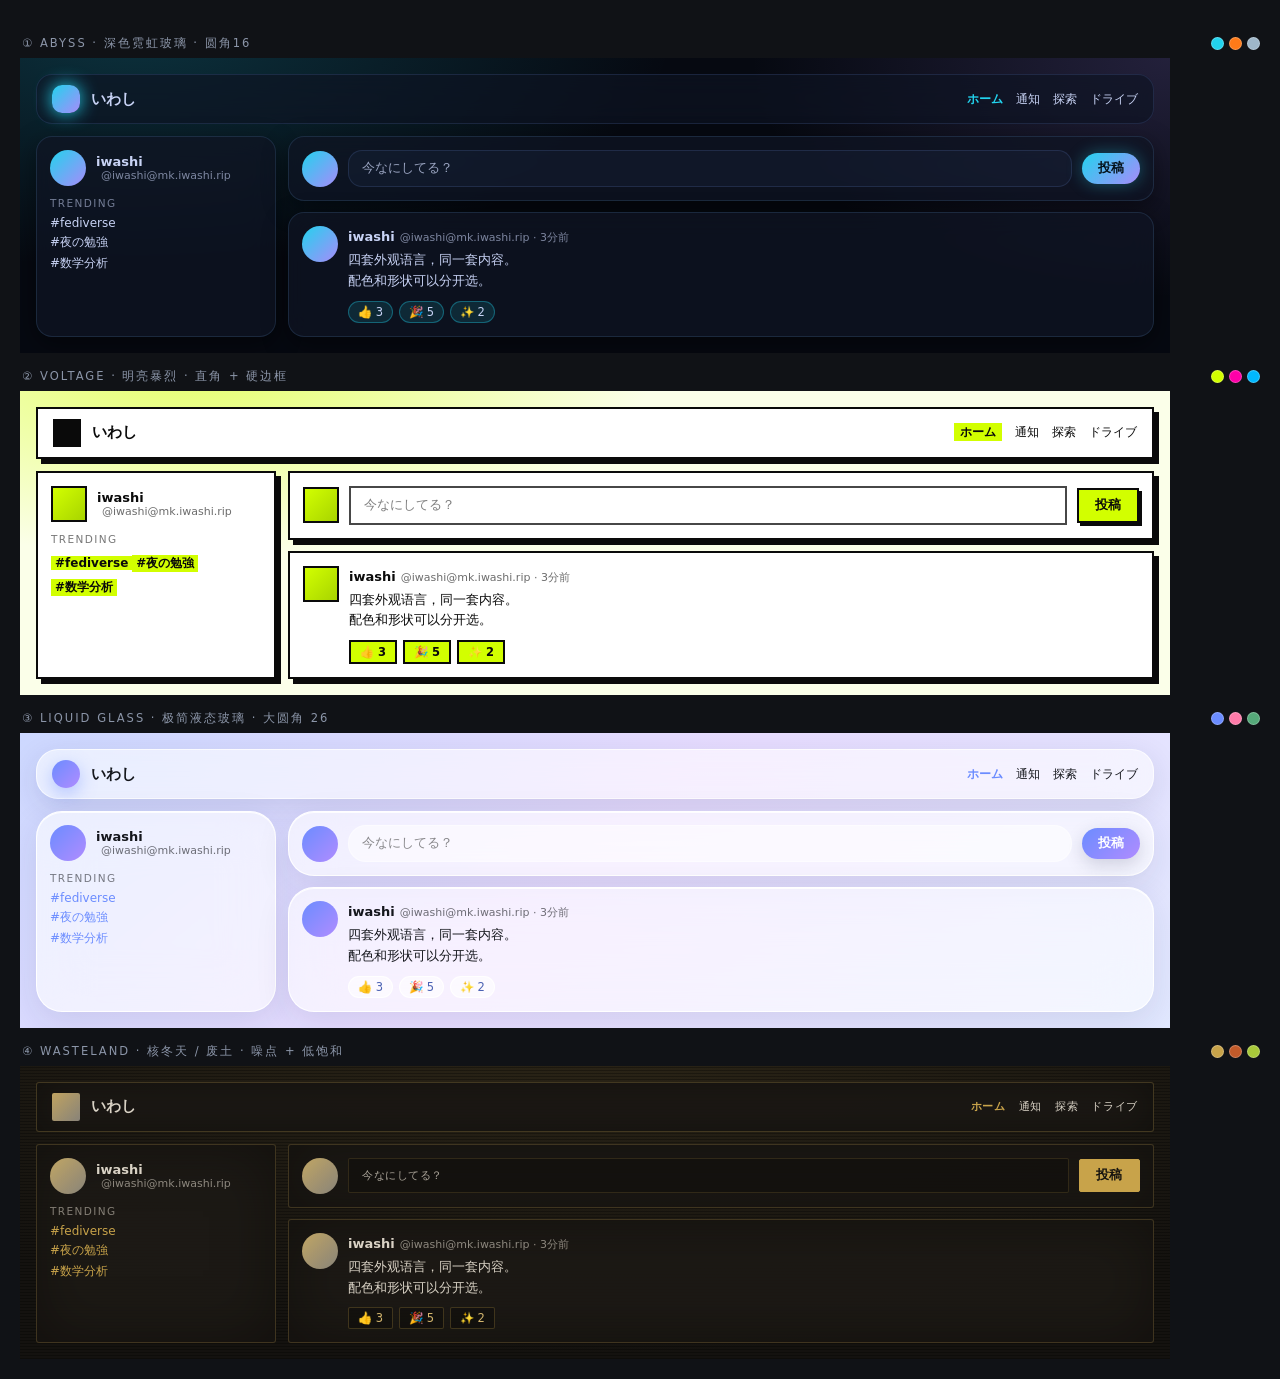
<file: deploy/theme/preview-4-styles.html>
<!doctype html><html><head><meta charset="utf-8"><style>
*{box-sizing:border-box}
body{margin:0;padding:20px;background:#101216;font-family:-apple-system,'Segoe UI',system-ui,sans-serif}
.lbl{display:flex;align-items:center;gap:10px;color:#8b95a8;font-size:11.5px;letter-spacing:2px;text-transform:uppercase;margin:16px 0 7px 2px}
.dots{display:flex;gap:5px;margin-left:auto}
.dot{width:13px;height:13px;border-radius:50%;border:1px solid rgba(255,255,255,.25)}
.stage{width:1150px;overflow:hidden;position:relative}
.app{padding:16px}
.bar{display:flex;align-items:center;gap:11px;padding:10px 15px;margin-bottom:12px}
.mark{width:28px;height:28px;background:linear-gradient(135deg,var(--a1),var(--a2))}
.brand{font-weight:700;font-size:14.5px}
.nav{margin-left:auto;display:flex;gap:13px;font-size:12px}
.cols{display:grid;grid-template-columns:240px 1fr;gap:12px}
.card{padding:13px;position:relative}
.row{display:flex;gap:10px;align-items:center}
.av{width:36px;height:36px;flex:none;background:linear-gradient(135deg,var(--a1),var(--a2))}
.nm{font-weight:700;font-size:13px}
.hd{font-size:11px;opacity:.6;margin-left:5px}
.tx{font-size:13px;line-height:1.6;margin-top:5px}
.chips{display:flex;gap:6px;margin-top:9px}
.chip{font-size:11.5px;padding:3px 9px}
.btn{padding:7px 16px;font-weight:700;font-size:12.5px;display:inline-block}
.inp{padding:9px 13px;font-size:12.5px;flex:1;opacity:.75}
.h3{font-size:10.5px;letter-spacing:1.4px;text-transform:uppercase;opacity:.55;margin:0 0 7px}
.tag{font-size:12px;margin-bottom:4px}

/* --- abyss --- */
.s-abyss{background:var(--bg);background-image:radial-gradient(900px 400px at 10% -10%,color-mix(in srgb,var(--a1) 20%,transparent),transparent 60%),radial-gradient(700px 400px at 100% 0%,color-mix(in srgb,var(--a2) 18%,transparent),transparent 60%);color:var(--fg)}
.s-abyss .bar{background:color-mix(in srgb,var(--panel) 66%,transparent);border:1px solid rgba(120,160,255,.14);border-radius:16px;backdrop-filter:blur(12px)}
.s-abyss .mark{border-radius:10px;box-shadow:0 0 18px var(--a1)}
.s-abyss .nav b{color:var(--a1)}
.s-abyss .card{background:color-mix(in srgb,var(--panel) 74%,transparent);border:1px solid rgba(120,180,255,.14);border-radius:16px;backdrop-filter:blur(14px);box-shadow:0 8px 26px rgba(0,0,0,.45)}
.s-abyss .av{border-radius:50%}
.s-abyss .chip{background:color-mix(in srgb,var(--a1) 12%,transparent);border:1px solid color-mix(in srgb,var(--a1) 35%,transparent);border-radius:999px}
.s-abyss .btn{background:linear-gradient(135deg,var(--a1),var(--a2));color:#04121a;border-radius:999px;box-shadow:0 0 16px color-mix(in srgb,var(--a1) 35%,transparent)}
.s-abyss .inp{background:rgba(120,160,255,.06);border:1px solid rgba(120,160,255,.2);border-radius:14px;color:var(--fg)}

/* --- voltage --- */
.s-volt{background:var(--bg);background-image:radial-gradient(700px 300px at 15% -10%,color-mix(in srgb,var(--a1) 55%,transparent),transparent 66%);color:#0A0A0A}
.s-volt .bar{background:#fff;border:2px solid #0A0A0A;box-shadow:5px 5px 0 #0A0A0A}
.s-volt .mark{background:#0A0A0A}
.s-volt .nav b{background:var(--a1);padding:2px 6px}
.s-volt .card{background:#fff;border:2px solid #0A0A0A;box-shadow:5px 5px 0 #0A0A0A}
.s-volt .av{border:2px solid #0A0A0A}
.s-volt .chip{background:var(--a1);border:2px solid #0A0A0A;font-weight:600}
.s-volt .btn{background:var(--a1);color:#0A0A0A;border:2px solid #0A0A0A;box-shadow:3px 3px 0 #0A0A0A}
.s-volt .inp{background:#fff;border:2px solid #0A0A0A;color:#555}
.s-volt .tag{background:var(--a1);display:inline-block;padding:0 4px;font-weight:700}

/* --- glass --- */
.s-glass{background:var(--bg);background-image:linear-gradient(140deg,color-mix(in srgb,var(--a1) 34%,#fff) 0%,color-mix(in srgb,var(--a2) 30%,#fff) 48%,color-mix(in srgb,var(--a1) 20%,#fff) 100%);color:#14161C}
.s-glass .bar{background:rgba(255,255,255,.58);border:1px solid rgba(255,255,255,.75);border-radius:22px;backdrop-filter:blur(24px) saturate(180%);box-shadow:0 8px 30px rgba(31,41,80,.12)}
.s-glass .mark{border-radius:14px;box-shadow:0 6px 18px color-mix(in srgb,var(--a1) 45%,transparent)}
.s-glass .nav b{color:var(--a1)}
.s-glass .card{background:rgba(255,255,255,.62);border:1px solid rgba(255,255,255,.95);border-radius:26px;backdrop-filter:blur(26px) saturate(180%);box-shadow:0 10px 34px rgba(31,41,80,.10),inset 0 1px 0 rgba(255,255,255,.85)}
.s-glass .av{border-radius:50%}
.s-glass .chip{background:rgba(255,255,255,.6);border:1px solid rgba(255,255,255,.9);border-radius:999px;color:var(--a1)}
.s-glass .chip{color:color-mix(in srgb,var(--a1) 70%,#000)}
.s-glass .btn{background:linear-gradient(135deg,var(--a1),var(--a2));color:#fff;border-radius:999px;box-shadow:0 6px 18px rgba(31,41,80,.18)}
.s-glass .inp{background:rgba(255,255,255,.72);color:#4A5060;border:1px solid rgba(255,255,255,.9);border-radius:18px;color:#666}
.s-glass .tag{color:var(--a1)}

/* --- wasteland --- */
.s-waste{background:var(--bg);background-image:repeating-linear-gradient(0deg,rgba(0,0,0,.30) 0 1px,transparent 1px 3px),radial-gradient(1200px 500px at 50% -20%,color-mix(in srgb,var(--a1) 14%,transparent),transparent 70%);color:var(--fg)}
.s-waste .bar{background:color-mix(in srgb,var(--panel) 94%,transparent);border:1px solid rgba(200,163,74,.22);border-radius:3px;box-shadow:inset 0 0 40px rgba(0,0,0,.4)}
.s-waste .mark{border-radius:2px;filter:saturate(.75)}
.s-waste .nav{text-transform:uppercase;letter-spacing:.06em;font-size:11px}
.s-waste .nav b{color:var(--a1)}
.s-waste .card{background:color-mix(in srgb,var(--panel) 94%,transparent);border:1px solid rgba(200,163,74,.2);border-radius:3px;box-shadow:inset 0 0 60px rgba(0,0,0,.35)}
.s-waste .av{border-radius:50%;filter:saturate(.7) contrast(1.05)}
.s-waste .chip{background:rgba(0,0,0,.25);border:1px solid rgba(200,163,74,.25);border-radius:2px;color:color-mix(in srgb,var(--a1) 80%,#fff)}
.s-waste .btn{background:var(--a1);color:#14120f;border-radius:2px;border:1px solid var(--a1);text-transform:uppercase;letter-spacing:.06em}
.s-waste .inp{background:rgba(0,0,0,.28);border:1px solid rgba(200,163,74,.22);border-radius:2px;color:var(--fg);text-transform:uppercase;font-size:11px;letter-spacing:.05em}
.s-waste h3{text-transform:uppercase;letter-spacing:.1em}
.s-waste .tag{color:var(--a1)}
</style></head><body>

<div class="lbl">① ABYSS · 深色霓虹玻璃 · 圆角16<span class="dots"><i class="dot" style="background:#22d3ee"></i><i class="dot" style="background:#ff7a18"></i><i class="dot" style="background:#9fb7c9"></i></span></div>
<div class="stage s-abyss" style="--bg:#060911;--panel:#0f1524;--fg:#c8d3f5;--a1:#22d3ee;--a2:#a78bfa" data-tpl></div>

<div class="lbl">② VOLTAGE · 明亮暴烈 · 直角 + 硬边框<span class="dots"><i class="dot" style="background:#D2FF00"></i><i class="dot" style="background:#FF00A8"></i><i class="dot" style="background:#00B8FF"></i></span></div>
<div class="stage s-volt" style="--bg:#FBFFE9;--panel:#fff;--fg:#0A0A0A;--a1:#D2FF00;--a2:#A8D400" data-tpl></div>

<div class="lbl">③ LIQUID GLASS · 极简液态玻璃 · 大圆角 26<span class="dots"><i class="dot" style="background:#6B8CFF"></i><i class="dot" style="background:#FF7BA9"></i><i class="dot" style="background:#56A97A"></i></span></div>
<div class="stage s-glass" style="--bg:#EEF3FF;--panel:#fff;--fg:#1F2430;--a1:#6B8CFF;--a2:#B08CFF" data-tpl></div>

<div class="lbl">④ WASTELAND · 核冬天 / 废土 · 噪点 + 低饱和<span class="dots"><i class="dot" style="background:#c8a34a"></i><i class="dot" style="background:#c25a2a"></i><i class="dot" style="background:#a8c93a"></i></span></div>
<div class="stage s-waste" style="--bg:#14120f;--panel:#1d1a16;--fg:#d9d2c5;--a1:#c8a34a;--a2:#8a8375" data-tpl></div>

<script>
const tpl = `
<div class="app">
  <div class="bar"><div class="mark"></div><div class="brand">いわし</div>
    <div class="nav"><span><b>ホーム</b></span><span>通知</span><span>探索</span><span>ドライブ</span></div></div>
  <div class="cols">
    <div class="card">
      <div class="row" style="margin-bottom:11px"><div class="av"></div>
        <div><div class="nm">iwashi</div><div class="hd">@iwashi@mk.iwashi.rip</div></div></div>
      <div class="h3">Trending</div>
      <div class="tag">#fediverse</div><div class="tag">#夜の勉強</div><div class="tag">#数学分析</div>
    </div>
    <div>
      <div class="card" style="margin-bottom:11px"><div class="row"><div class="av"></div><div class="inp">今なにしてる？</div><span class="btn">投稿</span></div></div>
      <div class="card"><div class="row" style="align-items:flex-start"><div class="av"></div><div>
        <div><span class="nm">iwashi</span><span class="hd">@iwashi@mk.iwashi.rip · 3分前</span></div>
        <div class="tx">四套外观语言，同一套内容。<br>配色和形状可以分开选。</div>
        <div class="chips"><span class="chip">👍 3</span><span class="chip">🎉 5</span><span class="chip">✨ 2</span></div>
      </div></div></div>
    </div>
  </div>
</div>`;
document.querySelectorAll('[data-tpl]').forEach(el => el.innerHTML = tpl);
</script>
</body></html>
</file>
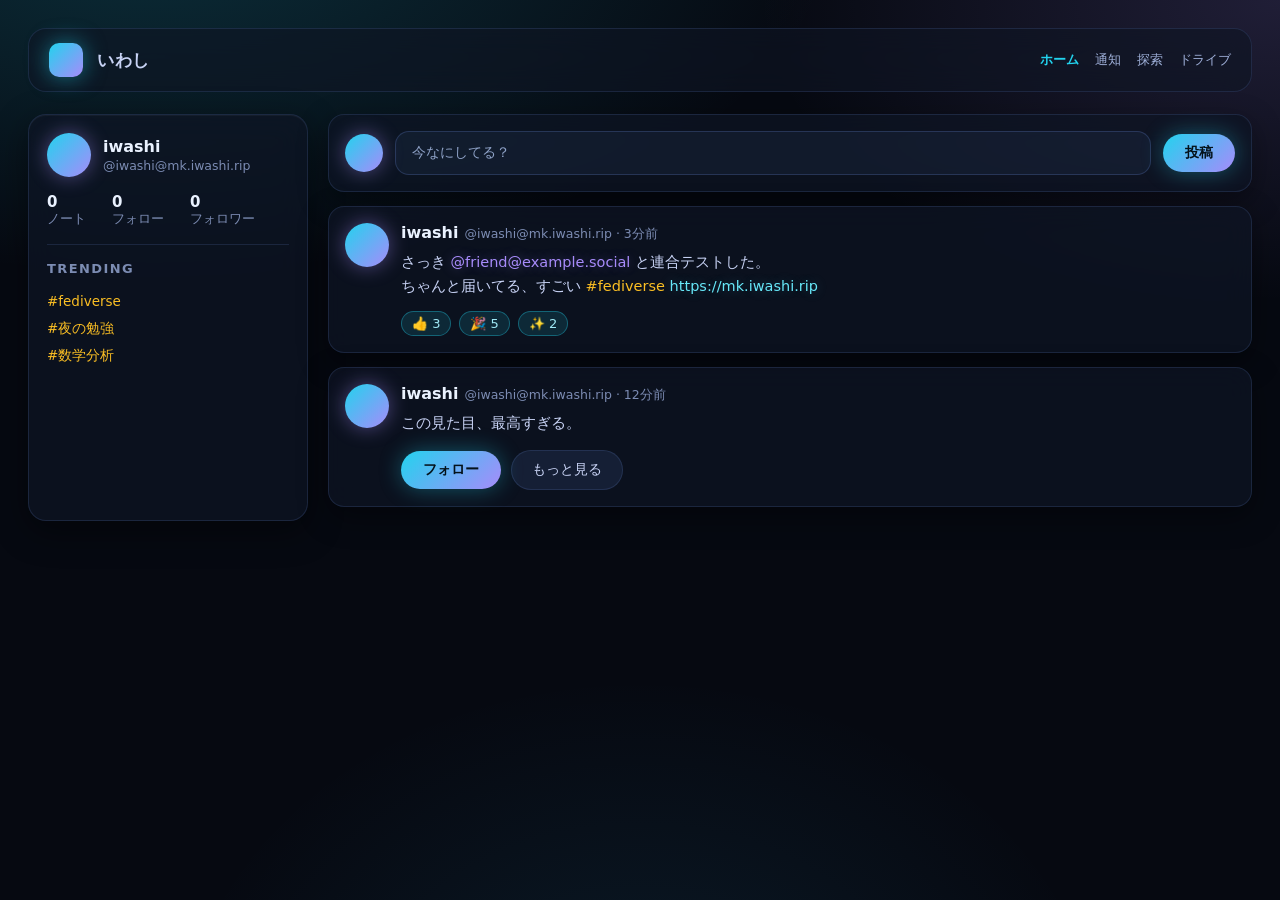
<file: deploy/theme/preview.html>
<!doctype html><html><head><meta charset="utf-8"><style>
:root{--MI-radius:16px;--bg:#060911;--panel:#0f1524;--fg:#c8d3f5;--accent:#22d3ee;--violet:#a78bfa;--divider:rgba(120,160,255,.14)}
body{margin:0;padding:28px;font-family:-apple-system,'Segoe UI',system-ui,sans-serif;color:var(--fg);
background-color:var(--bg);
background-image:
 radial-gradient(1100px 560px at 12% -8%, rgba(34,211,238,.18), transparent 62%),
 radial-gradient(900px 520px at 100% 0%, rgba(167,139,250,.16), transparent 58%),
 radial-gradient(760px 620px at 50% 118%, rgba(56,189,248,.10), transparent 62%);
background-attachment:fixed}
.topbar{display:flex;align-items:center;gap:14px;padding:14px 20px;margin-bottom:22px;border-radius:18px;
background:rgba(15,21,36,.62);backdrop-filter:blur(14px);border:1px solid var(--divider)}
.logo{width:34px;height:34px;border-radius:10px;background:linear-gradient(135deg,#22d3ee,#a78bfa);box-shadow:0 0 22px rgba(34,211,238,.5)}
.title{font-weight:700;letter-spacing:.5px;font-size:17px}
.nav{display:flex;gap:16px;margin-left:auto;font-size:13px;color:#9fb0d9}
.nav b{color:var(--accent)}
.grid{display:grid;grid-template-columns:280px 1fr;gap:20px}
.panel{border-radius:18px;padding:18px;background:rgba(15,21,36,.72);backdrop-filter:blur(14px);
border:1px solid var(--divider);box-shadow:0 10px 34px rgba(0,0,0,.45), inset 0 1px 0 rgba(255,255,255,.04)}
.card{border-radius:16px;padding:16px;margin-bottom:14px;background:rgba(15,21,36,.72);backdrop-filter:blur(14px);
border:1px solid var(--divider);box-shadow:0 10px 30px rgba(0,0,0,.4)}
.row{display:flex;gap:12px;align-items:flex-start}
.avatar{width:44px;height:44px;border-radius:50%;flex:none;background:linear-gradient(135deg,#22d3ee,#a78bfa);box-shadow:0 0 20px rgba(167,139,250,.45)}
.name{font-weight:700;color:#eaf2ff}
.handle{color:#7c8cb3;font-size:12.5px;margin-left:6px}
.text{margin-top:8px;line-height:1.65;font-size:14.5px}
.mention{color:#a78bfa;text-shadow:0 0 12px rgba(167,139,250,.35)}
.hashtag{color:#fbbf24}
.link{color:#67e8f9;text-shadow:0 0 12px rgba(103,232,249,.25)}
.reactions{display:flex;gap:8px;margin-top:12px}
.reaction{font-size:13px;padding:4px 10px;border-radius:999px;background:rgba(34,211,238,.12);
border:1px solid rgba(34,211,238,.35);color:#9fe8f5}
.btn{display:inline-block;padding:10px 22px;border-radius:999px;font-weight:700;font-size:14px;color:#04121a;
background-image:linear-gradient(135deg,#22d3ee,#a78bfa);box-shadow:0 0 22px rgba(34,211,238,.35);border:none}
.btn2{display:inline-block;padding:10px 20px;border-radius:999px;font-size:14px;color:var(--fg);
background:rgba(120,160,255,.10);border:1px solid var(--divider);margin-left:10px}
.composer{display:flex;gap:12px;align-items:center}
.input{flex:1;padding:12px 16px;border-radius:14px;background:rgba(120,160,255,.06);
border:1px solid rgba(120,160,255,.20);color:#8fa3c8;font-size:14px}
h3{margin:0 0 12px;font-size:13px;letter-spacing:1.4px;text-transform:uppercase;color:#7c8cb3}
</style></head><body>
<div class="topbar"><div class="logo"></div><div class="title">いわし</div>
<div class="nav"><span><b>ホーム</b></span><span>通知</span><span>探索</span><span>ドライブ</span></div></div>
<div class="grid">
  <div class="panel">
    <div style="display:flex;gap:12px;align-items:center;margin-bottom:16px">
      <div class="avatar"></div><div><div class="name">iwashi</div><div class="handle" style="margin:2px 0 0">@iwashi@mk.iwashi.rip</div></div>
    </div>
    <div style="display:flex;gap:26px;font-size:12.5px;color:#7c8cb3">
      <div><b style="color:#eaf2ff;font-size:15px">0</b><br>ノート</div>
      <div><b style="color:#eaf2ff;font-size:15px">0</b><br>フォロー</div>
      <div><b style="color:#eaf2ff;font-size:15px">0</b><br>フォロワー</div>
    </div>
    <hr style="border:none;border-top:1px solid var(--divider);margin:16px 0">
    <h3>Trending</h3>
    <div style="font-size:13.5px;line-height:2"><span class="hashtag">#fediverse</span><br><span class="hashtag">#夜の勉強</span><br><span class="hashtag">#数学分析</span></div>
  </div>
  <div>
    <div class="card composer"><div class="avatar" style="width:38px;height:38px"></div><div class="input">今なにしてる？</div><span class="btn">投稿</span></div>
    <div class="card"><div class="row"><div class="avatar"></div>
      <div><div><span class="name">iwashi</span><span class="handle">@iwashi@mk.iwashi.rip · 3分前</span></div>
      <div class="text">さっき <span class="mention">@friend@example.social</span> と連合テストした。<br>ちゃんと届いてる、すごい <span class="hashtag">#fediverse</span> <span class="link">https://mk.iwashi.rip</span></div>
      <div class="reactions"><span class="reaction">👍 3</span><span class="reaction">🎉 5</span><span class="reaction">✨ 2</span></div></div></div></div>
    <div class="card"><div class="row"><div class="avatar"></div>
      <div><div><span class="name">iwashi</span><span class="handle">@iwashi@mk.iwashi.rip · 12分前</span></div>
      <div class="text">この見た目、最高すぎる。</div>
      <div style="margin-top:14px"><span class="btn">フォロー</span><span class="btn2">もっと見る</span></div></div></div></div>
  </div>
</div>
</body></html>
</file>
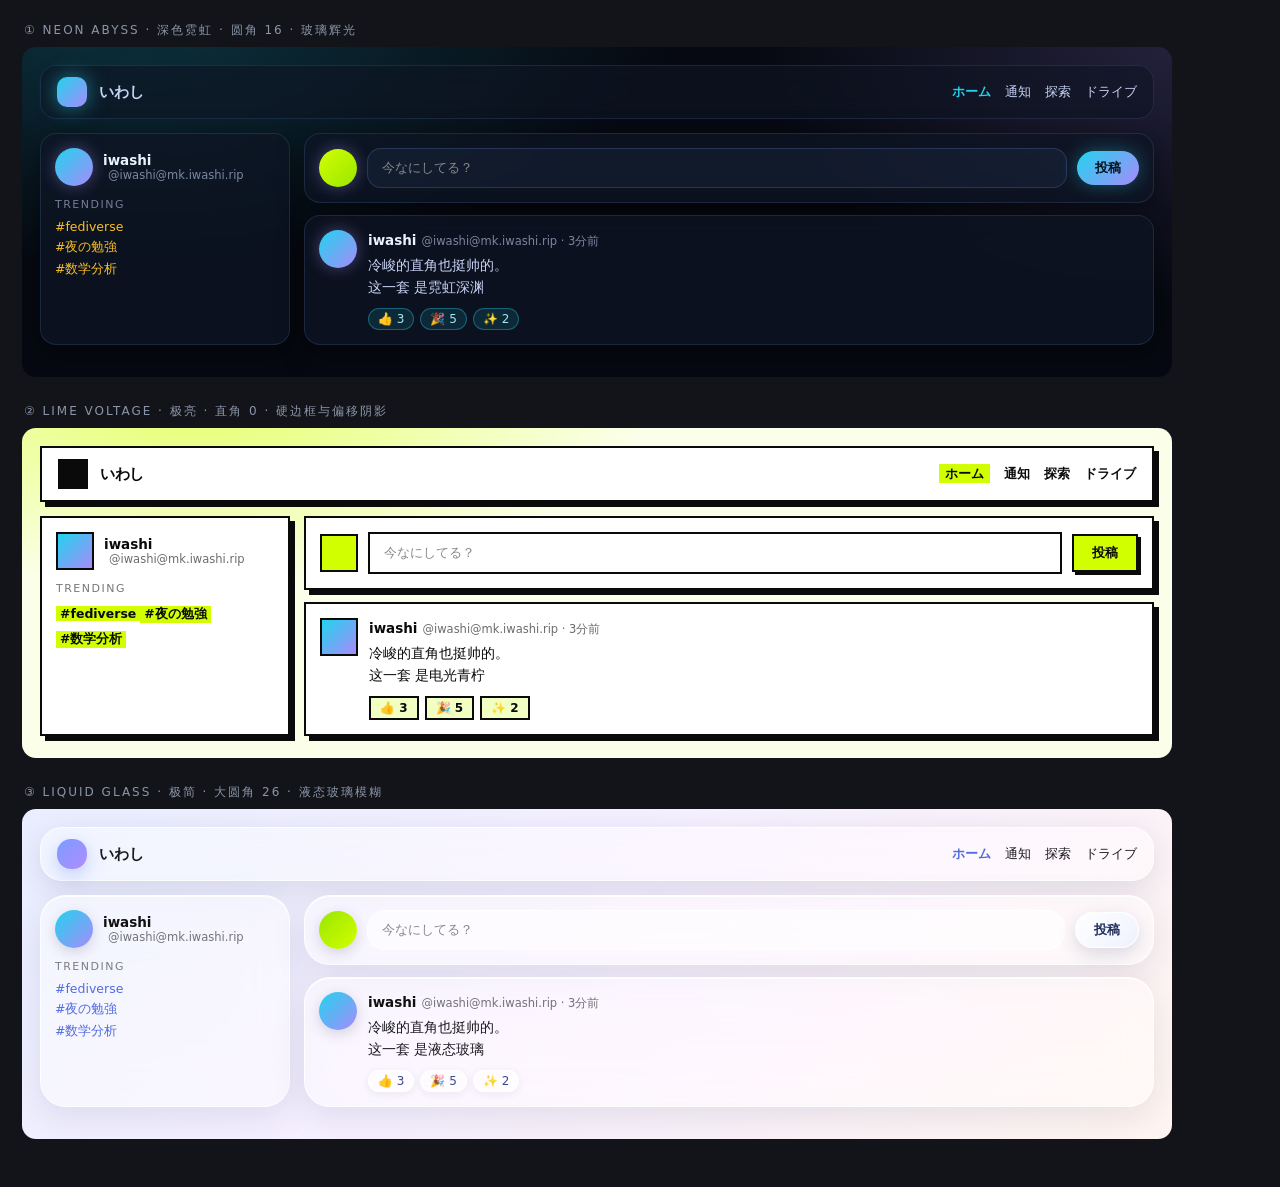
<file: deploy/theme/styles-3.html>
<!doctype html><html><head><meta charset="utf-8"><style>
*{box-sizing:border-box}
body{margin:0;padding:22px;background:#12141a;font-family:-apple-system,'Segoe UI',system-ui,sans-serif}
.lbl{color:#8b95a8;font-size:12px;letter-spacing:2px;text-transform:uppercase;margin:0 0 8px 2px}
.stage{width:1150px;border-radius:14px;overflow:hidden;margin-bottom:26px}

/* ===== 通用骨架 ===== */
.app{padding:18px;min-height:330px}
.bar{display:flex;align-items:center;gap:12px;padding:11px 16px;margin-bottom:14px}
.mark{width:30px;height:30px;background:linear-gradient(135deg,#22d3ee,#a78bfa)}
.brand{font-weight:700;font-size:15px}
.nav{margin-left:auto;display:flex;gap:14px;font-size:12.5px}
.cols{display:grid;grid-template-columns:250px 1fr;gap:14px}
.card{padding:14px}
.note{display:flex;gap:11px}
.av{width:38px;height:38px;flex:none;background:linear-gradient(135deg,#22d3ee,#a78bfa)}
.av2{width:38px;height:38px;flex:none;background:linear-gradient(135deg,#D2FF00,#9AE600)}
.nm{font-weight:700;font-size:13.5px}
.hd{font-size:11.5px;opacity:.6;margin-left:5px}
.tx{font-size:13.5px;line-height:1.6;margin-top:6px}
.chips{display:flex;gap:6px;margin-top:10px}
.chip{font-size:12px;padding:3px 9px}
.btn{padding:8px 18px;font-weight:700;font-size:13px;display:inline-block}
.inp{padding:10px 14px;font-size:13px;color:#888}
.row{display:flex;gap:10px;align-items:center}
.h3{font-size:11px;letter-spacing:1.5px;text-transform:uppercase;opacity:.55;margin:0 0 8px}
.tag{font-size:12.5px;margin-bottom:5px}

/* ===== 1. NEON ABYSS ===== */
.neon{background:#060911;background-image:radial-gradient(900px 420px at 10% -10%,rgba(34,211,238,.20),transparent 60%),radial-gradient(700px 420px at 100% 0%,rgba(167,139,250,.18),transparent 60%);color:#c8d3f5}
.neon .bar{background:rgba(15,21,36,.62);border:1px solid rgba(120,160,255,.14);border-radius:16px;backdrop-filter:blur(12px)}
.neon .mark{border-radius:10px;box-shadow:0 0 20px rgba(34,211,238,.55)}
.neon .nav b{color:#22d3ee}
.neon .card{background:rgba(15,21,36,.72);border:1px solid rgba(120,180,255,.14);border-radius:16px;backdrop-filter:blur(14px);box-shadow:0 8px 28px rgba(0,0,0,.45)}
.neon .av,.neon .av2{border-radius:50%;box-shadow:0 0 16px rgba(167,139,250,.4)}
.neon .nm{color:#eaf2ff}
.neon .tag{color:#fbbf24}
.neon .chip{background:rgba(34,211,238,.12);border:1px solid rgba(34,211,238,.35);border-radius:999px;color:#9fe8f5}
.neon .btn{background-image:linear-gradient(135deg,#22d3ee,#a78bfa);color:#04121a;border-radius:999px;box-shadow:0 0 18px rgba(34,211,238,.35)}
.neon .inp{background:rgba(120,160,255,.06);border:1px solid rgba(120,160,255,.2);border-radius:14px;flex:1}

/* ===== 2. LIME VOLTAGE（明亮 + 直角）===== */
.lime{background:#FBFFE9;background-image:radial-gradient(700px 300px at 15% -10%,rgba(210,255,0,.55),transparent 65%);color:#0A0A0A}
.lime .bar{background:#fff;border:2px solid #0A0A0A;border-radius:0;box-shadow:5px 5px 0 #0A0A0A}
.lime .mark{background:#0A0A0A;border-radius:0}
.lime .brand{letter-spacing:-.3px}
.lime .nav{font-weight:600}
.lime .nav b{color:#0A0A0A;background:#D2FF00;padding:2px 6px}
.lime .card{background:#fff;border:2px solid #0A0A0A;border-radius:0;box-shadow:5px 5px 0 #0A0A0A}
.lime .av,.lime .av2{border-radius:0;border:2px solid #0A0A0A}
.lime .av2{background:#D2FF00}
.lime .nm{color:#0A0A0A}
.lime .tag{color:#0A0A0A;font-weight:700;background:#D2FF00;display:inline-block;padding:0 4px}
.lime .chip{background:#F1FFC2;border:2px solid #0A0A0A;border-radius:0;font-weight:600}
.lime .btn{background:#D2FF00;color:#0A0A0A;border:2px solid #0A0A0A;border-radius:0;box-shadow:3px 3px 0 #0A0A0A}
.lime .inp{background:#fff;border:2px solid #0A0A0A;border-radius:0;flex:1}

/* ===== 3. LIQUID GLASS（极简玻璃）===== */
.glass{background:linear-gradient(140deg,#E9EEFF 0%,#F6F0FF 45%,#FFF5F0 100%);color:#1B1B1F}
.glass .bar{background:rgba(255,255,255,.42);border:1px solid rgba(255,255,255,.75);border-radius:22px;backdrop-filter:blur(24px) saturate(180%);box-shadow:0 8px 30px rgba(31,41,80,.12)}
.glass .mark{background:linear-gradient(135deg,#7C9CFF,#B08CFF);border-radius:14px;box-shadow:0 6px 18px rgba(124,156,255,.45)}
.glass .nav b{color:#4F6BE0}
.glass .card{background:rgba(255,255,255,.45);border:1px solid rgba(255,255,255,.8);border-radius:26px;backdrop-filter:blur(26px) saturate(180%);box-shadow:0 10px 34px rgba(31,41,80,.10),inset 0 1px 0 rgba(255,255,255,.85)}
.glass .av,.glass .av2{border-radius:50%;box-shadow:0 4px 14px rgba(31,41,80,.18)}
.glass .av2{background:linear-gradient(135deg,#9AE600,#D2FF00)}
.glass .nm{color:#111}
.glass .tag{color:#4F6BE0}
.glass .chip{background:rgba(255,255,255,.6);border:1px solid rgba(255,255,255,.9);border-radius:999px;color:#3A4A8A;box-shadow:0 2px 8px rgba(31,41,80,.08)}
.glass .btn{background:linear-gradient(135deg,rgba(255,255,255,.95),rgba(235,240,255,.85));color:#23305E;border-radius:999px;border:1px solid rgba(255,255,255,.9);box-shadow:0 6px 18px rgba(31,41,80,.16)}
.glass .inp{background:rgba(255,255,255,.55);border:1px solid rgba(255,255,255,.9);border-radius:18px;flex:1}
</style></head><body>

<div class="lbl">① Neon Abyss · 深色霓虹 · 圆角 16 · 玻璃辉光</div>
<div class="stage neon" id="s1"></div>

<div class="lbl">② Lime Voltage · 极亮 · 直角 0 · 硬边框与偏移阴影</div>
<div class="stage lime" id="s2"></div>

<div class="lbl">③ Liquid Glass · 极简 · 大圆角 26 · 液态玻璃模糊</div>
<div class="stage glass" id="s3"></div>

<script>
const tpl = (accentNote) => `
<div class="app">
  <div class="bar"><div class="mark"></div><div class="brand">いわし</div>
    <div class="nav"><span><b>ホーム</b></span><span>通知</span><span>探索</span><span>ドライブ</span></div></div>
  <div class="cols">
    <div class="card">
      <div class="row" style="margin-bottom:12px"><div class="av"></div>
        <div><div class="nm">iwashi</div><div class="hd">@iwashi@mk.iwashi.rip</div></div></div>
      <div class="h3">Trending</div>
      <div class="tag">#fediverse</div><div class="tag">#夜の勉強</div><div class="tag">#数学分析</div>
    </div>
    <div>
      <div class="card" style="margin-bottom:12px"><div class="row"><div class="av2"></div><div class="inp">今なにしてる？</div><span class="btn">投稿</span></div></div>
      <div class="card"><div class="note"><div class="av"></div><div>
        <div><span class="nm">iwashi</span><span class="hd">@iwashi@mk.iwashi.rip · 3分前</span></div>
        <div class="tx">冷峻的直角也挺帅的。<br>这一套 ${accentNote}</div>
        <div class="chips"><span class="chip">👍 3</span><span class="chip">🎉 5</span><span class="chip">✨ 2</span></div>
      </div></div></div>
    </div>
  </div>
</div>`;
document.getElementById('s1').innerHTML = tpl('是霓虹深渊');
document.getElementById('s2').innerHTML = tpl('是电光青柠');
document.getElementById('s3').innerHTML = tpl('是液态玻璃');
</script>
</body></html>
</file>
